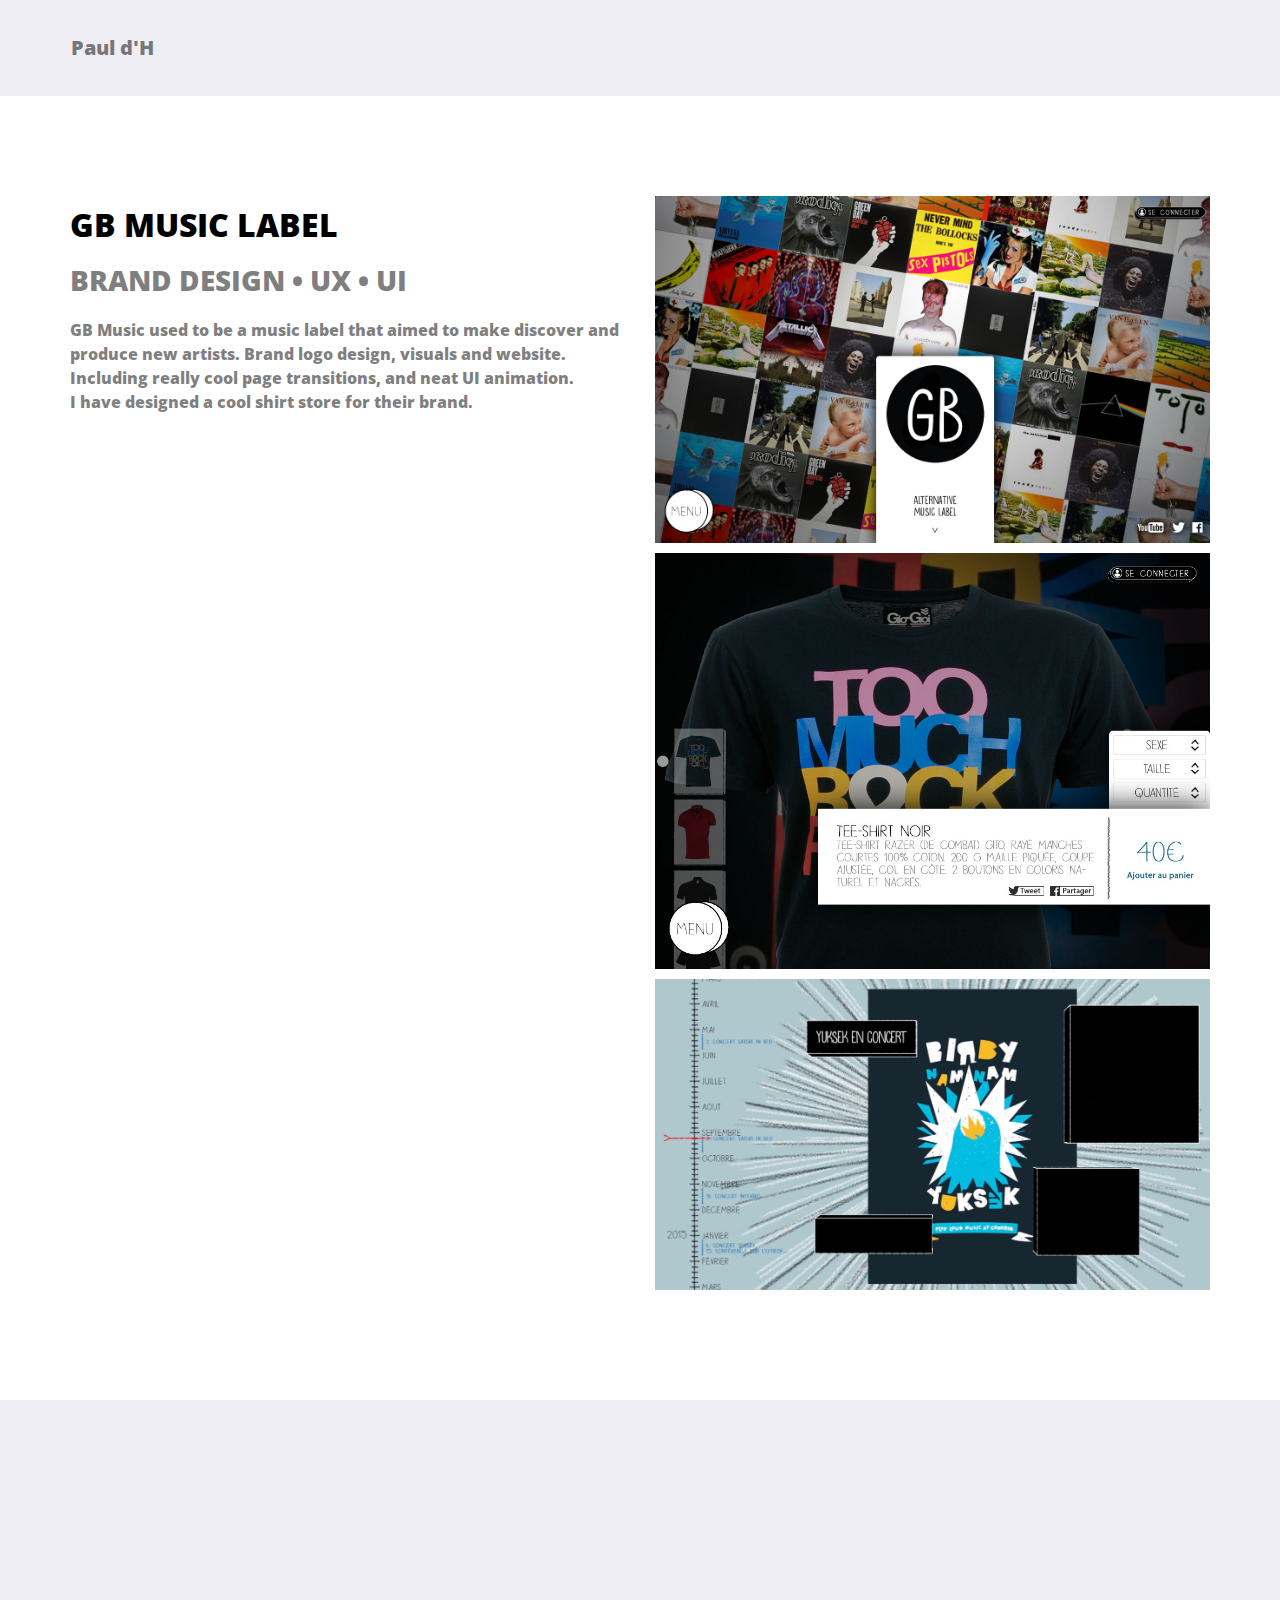
<file: gbmusiclabel.html>
<!doctype html>
<html>
<head>
    <meta charset="utf-8">
    <meta name="keywords" content="">
    <meta name="description" content="">
    <meta name="viewport" content="width=device-width, initial-scale=1.0, viewport-fit=cover">
    <link rel="shortcut icon" type="image/png" href="favicon.png">
    
	<link rel="stylesheet" type="text/css" href="./css/bootstrap.min.css?6556">
	<link rel="stylesheet" type="text/css" href="style.css?5671">
	<link rel="stylesheet" type="text/css" href="./css/font-awesome.min.css">
	<link href='https://fonts.googleapis.com/css?family=Open+Sans:400,600,800,300&display=swap&subset=latin,latin-ext' rel='stylesheet' type='text/css'>
    <title>Webair-1</title>


    
<!-- Analytics -->

<!-- Analytics END -->
    
</head>
<body>
<!-- Main container -->
<div class="page-container">
    
<!-- bloc-0 -->
<div class="bloc l-bloc" id="bloc-0">
	<div class="container bloc-sm">
		<div class="row">
			<div class="col">
				<nav class="navbar navbar-light row navbar-expand-md" role="navigation">
					<a class="navbar-brand" href="https://dherbemp.github.io/website">Paul d'H</a>
					<div class="navbar-content-area d-block col-12 col-md-3 order-lg-2 col-lg-2 offset-lg-9">
						<div class="row">
							<div class="col-4 text-center col-lg-4 offset-lg-2 align-self-end">
							</div>
							<div class="col-4 text-right col-lg-4 offset-lg-0 align-self-start bloc-bloc-0-margin-bottom">
							</div>
						</div>
					</div>
				</nav>
			</div>
		</div>
	</div>
</div>
<!-- bloc-0 END -->

<!-- bloc-5 -->
<div class="bloc bgc-white" id="bloc-5">
	<div class="container bloc-lg">
		<div class="row">
			<div class="col-md-6 order-md-1">
				<div>
					<a href="#" data-lightbox="img/Accueil%201680x1050.jpg?timestamp=1598474679202" data-gallery-id="gallery-1"><img src="img/lazyload-ph.png" data-src="img/Accueil%201680x1050.jpg" class="img-fluid mg-sm lazyload" alt="placeholder image-sq" /></a><a href="#" data-lightbox="img/Index%20-%20boutique%201024x768%20copie.jpg" data-gallery-id="gallery-1"><img src="img/lazyload-ph.png" data-src="img/Index%20-%20boutique%201024x768%20copie.jpg" class="img-fluid mg-sm lazyload" alt="placeholder image-sq" /></a><a href="#" data-lightbox="img/event.png" data-gallery-id="gallery-1"><img src="img/lazyload-ph.png" data-src="img/event.png" class="img-fluid mg-sm lazyload" alt="placeholder image" /></a>
				</div>
			</div>
			<div class="col-md-6 align-self-start">
				<h2 class="mg-md heading-2">
					GB Music Label
				</h2>
				<h3 class="mg-md">
					BRAND DESIGN • UX • UI
				</h3>
				<p>
					GB Music used to be a music label that aimed to make discover and produce new artists. Brand logo design, visuals and website. Including really cool page transitions, and neat UI animation.<br>I have designed a cool shirt store for their brand.<br>
				</p>
			</div>
		</div>
	</div>
</div>
<!-- bloc-5 END -->

<!-- ScrollToTop Button -->
<a class="bloc-button btn btn-d scrollToTop" onclick="scrollToTarget('1',this)"><span class="fa fa-chevron-up"></span></a>
<!-- ScrollToTop Button END-->


<!-- bloc-4 -->
<div class="bloc l-bloc" id="bloc-4">
	<div class="container bloc-lg">
		<div class="row row-style">
			<div class="col-12 col-sm-4 col-lg-12 ">
			</div>
		</div>
	</div>
</div>
<!-- bloc-4 END -->

</div>
<!-- Main container END -->
    

<script src="./js/jquery-3.5.1.min.js?7688"></script>
<script src="./js/bootstrap.bundle.min.js?6134"></script>
<script src="./js/blocs.min.js?845"></script>
<script src="./js/jquery.touchSwipe.min.js" defer></script>
<script src="./js/lazysizes.min.js" defer></script>
<!-- Additional JS END -->



<!-- Preloader -->
<div id="page-loading-blocs-notifaction" class="page-preloader"></div>
<!-- Preloader END -->

</body>
</html>
</file>
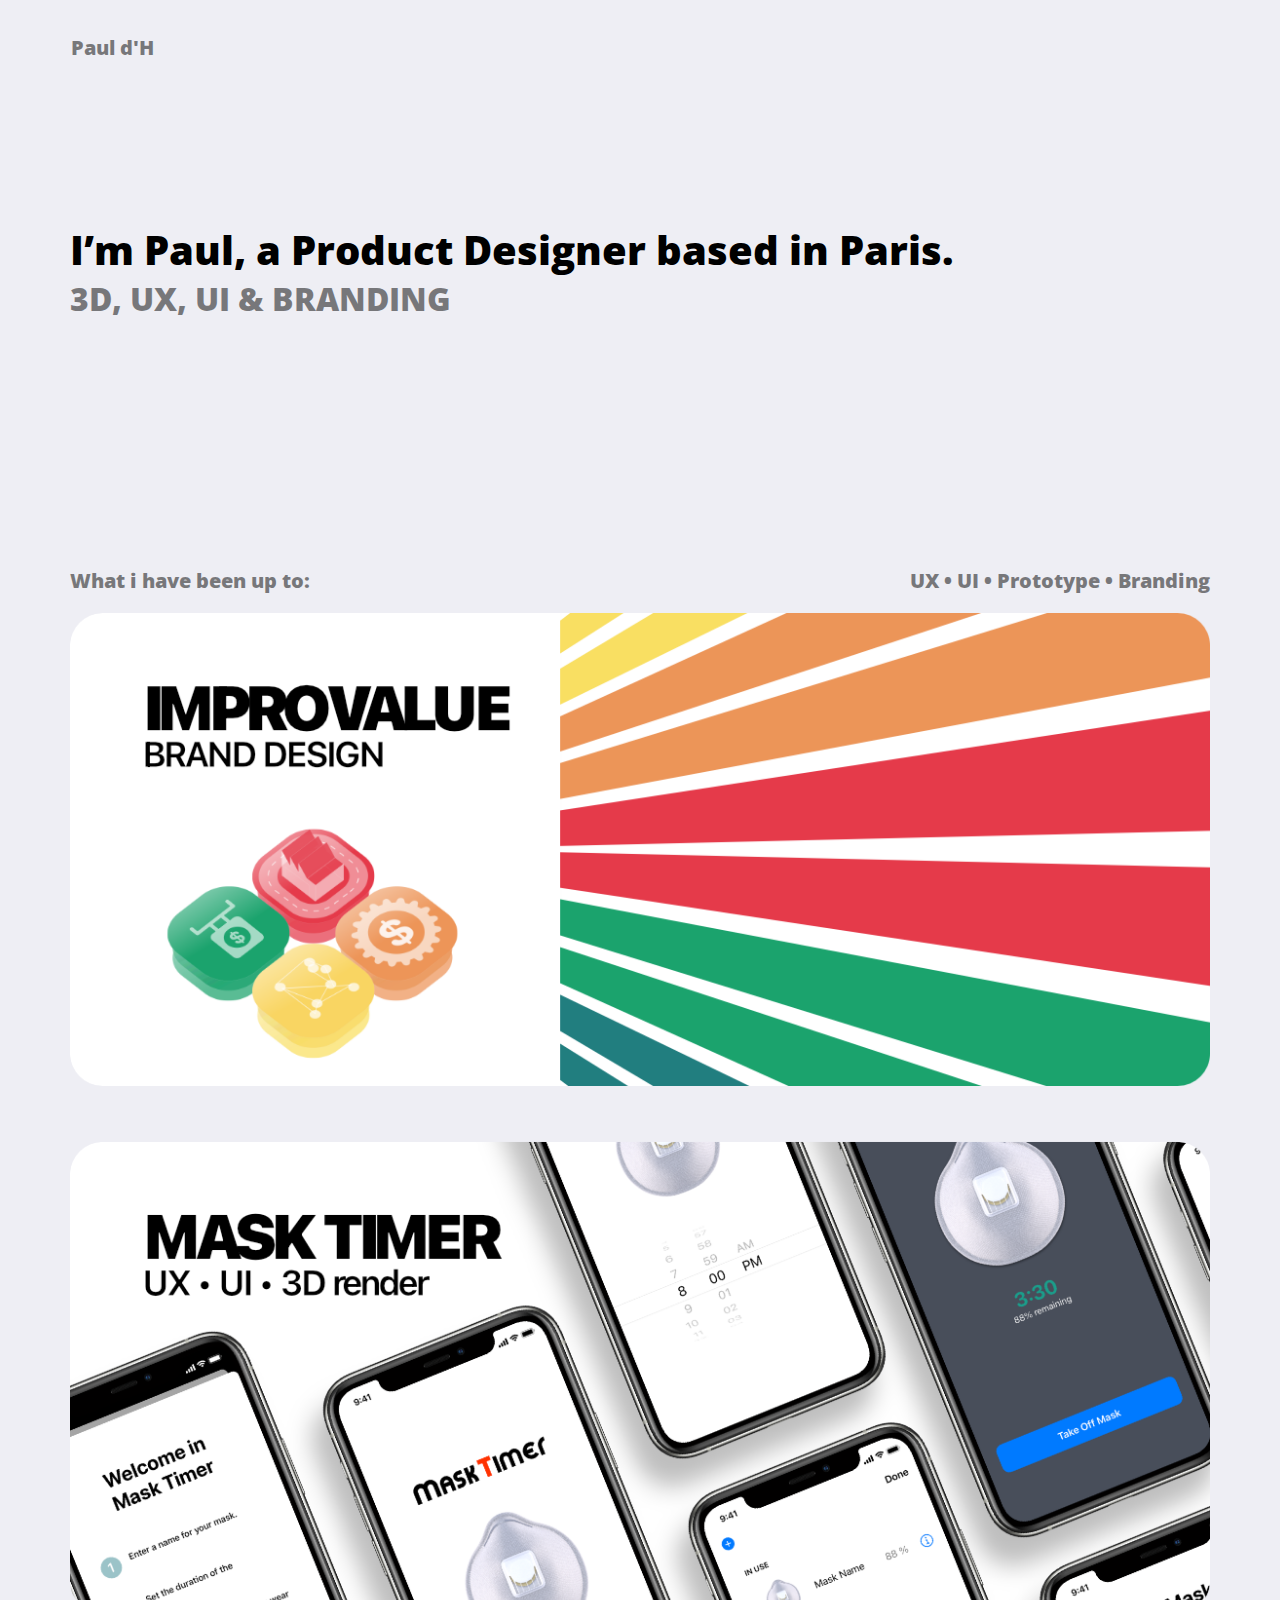
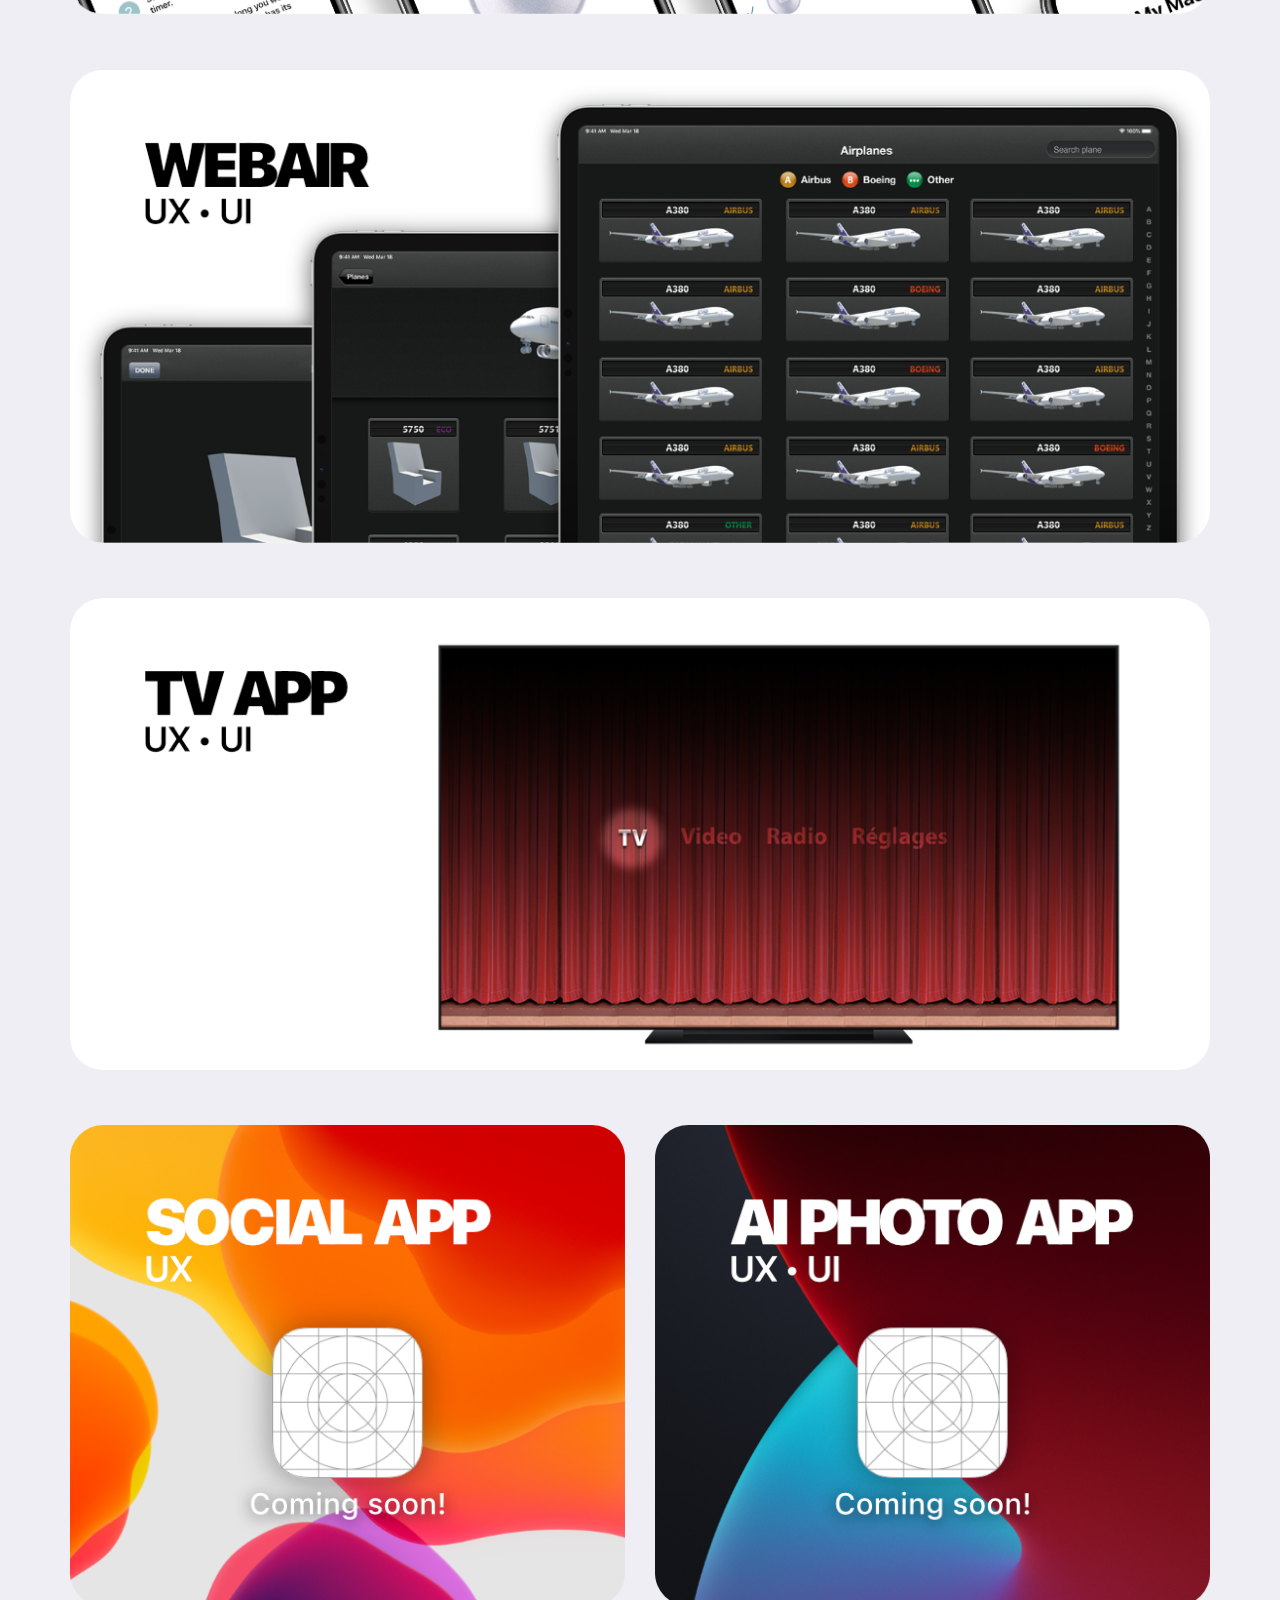
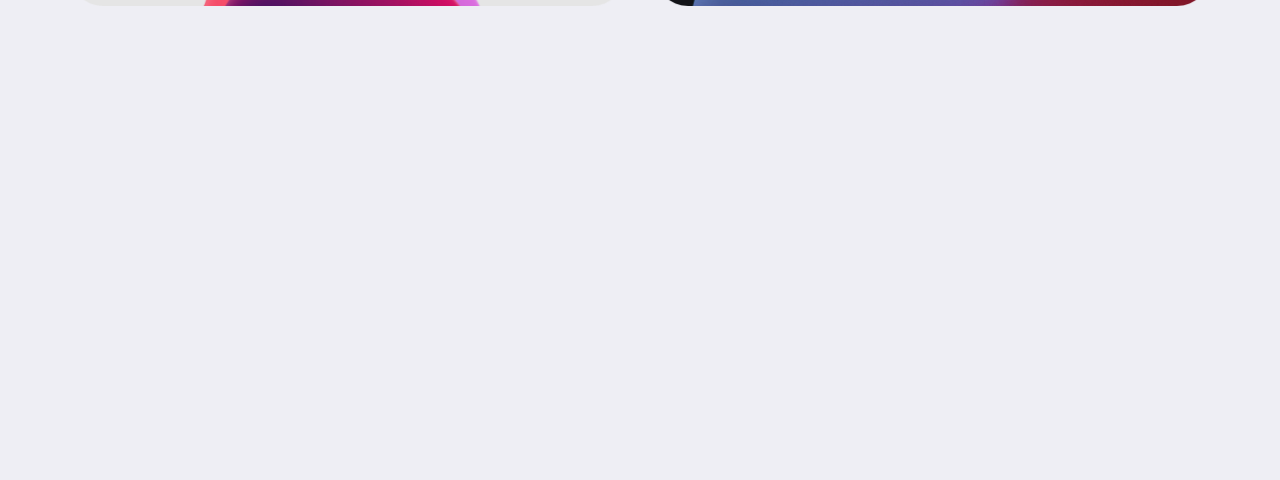
<file: Home.html>
<!doctype html>
<html>
<head>
    <meta charset="utf-8">
    <meta name="keywords" content="">
    <meta name="description" content="">
    <meta name="viewport" content="width=device-width, initial-scale=1.0, viewport-fit=cover">
    <link rel="shortcut icon" type="image/png" href="favicon.png">
    
	<link rel="stylesheet" type="text/css" href="./css/bootstrap.min.css?7791">
	<link rel="stylesheet" type="text/css" href="style.css?2432">
	<link rel="stylesheet" type="text/css" href="./css/font-awesome.min.css">
	<link href='https://fonts.googleapis.com/css?family=Open+Sans:400,600,800,300&display=swap&subset=latin,latin-ext' rel='stylesheet' type='text/css'>
    <title>Home</title>


    
<!-- Analytics -->

<!-- Analytics END -->
    
</head>
<body>
<!-- Main container -->
<div class="page-container">
    
<!-- bloc-0 -->
<div class="bloc l-bloc" id="bloc-0">
	<div class="container bloc-sm">
		<div class="row">
			<div class="col">
				<nav class="navbar navbar-light row navbar-expand-md" role="navigation">
					<a class="navbar-brand" href="https://dherbemp.github.io/website">Paul d'H</a>
					<div class="navbar-content-area d-block col-12 col-md-3 order-lg-2 col-lg-2 offset-lg-9">
						<div class="row">
							<div class="col-4 text-center col-lg-4 offset-lg-2 align-self-end">
							</div>
							<div class="col-4 text-right col-lg-4 offset-lg-0 align-self-start bloc-bloc-0-margin-bottom">
							</div>
						</div>
					</div>
				</nav>
			</div>
		</div>
	</div>
</div>
<!-- bloc-0 END -->

<!-- intro -->
<div class="bloc l-bloc" id="intro">
	<div class="container bloc-md">
		<div class="row row-intro-margin-top">
			<div class="col-12 bloc-margin-top">
				<h1 class="mg-clear mx-auto d-block text-md-center text-sm-center text-center text-lg-left bio">
					I&rsquo;m Paul, a Product Designer&nbsp;based in Paris.
				</h1>
				<h2 class="h4-style mg-md text-center text-lg-left">
					3D, UX, UI &amp; BRANDING<br>
				</h2>
			</div>
		</div>
	</div>
</div>
<!-- intro END -->

<!-- been -->
<div class="bloc l-bloc" id="been">
	<div class="container ">
		<div class="row">
			<div class="col">
				<h5 class="mg-md">
					What i have been up to:
				</h5>
			</div>
			<div class="col">
				<h5 class="mg-md text-lg-right">
					UX • UI • Prototype • Branding
				</h5>
			</div>
		</div>
	</div>
</div>
<!-- been END -->

<!-- portfolio -->
<div class="bloc l-bloc" id="portfolio">
	<div class="container ">
		<div class="row">
			<div class="col bloc-margin-bottom">
				<a href="improvalue.html"><img src="img/lazyload-ph.png" data-src="img/Improvalue.png" class="img-fluid img-margin-left float-lg-none lazyload" alt="Improvalue" srcset="img/Improvalue@2x.png 2x" data-placement="left" data-toggle="tooltip" title="Improvalue is an operational consulting firm specializing in cost management and economic performance.  I have helped them build an all-new visual language for their website, and marketing presentations." /></a>
			</div>
		</div>
		<div class="row">
			<div class="col bloc-margin-bottom">
				<a href="masktimer.html"><img src="img/lazyload-ph.png" data-src="img/Mask%20Timer.png" class="img-fluid d-block img-margin-left lazyload" alt="Improvalue" srcset="img/Mask%20Timer@2x.png 2x" data-placement="left" data-toggle="tooltip" title="Mask Timer is a little app that allows you to browse your masks. I setup all the flow, build the prototype in Origami, and render the Mask in 3D." /></a>
			</div>
		</div>
		<div class="row">
			<div class="col bloc-margin-bottom">
				<a href="webair.html"><img src="img/lazyload-ph.png" data-src="img/Webair.png" class="img-fluid d-block img-margin-left lazyload" alt="Improvalue" srcset="img/Webair@2x.png 2x" data-placement="left" data-toggle="tooltip" title="Webair targeted seat changes process for airplanes. I did combine the 3D render capabilities of the iPad, and make the user experience intuitive and so neat to use, and see the plane in 3D." /></a>
			</div>
		</div>
		<div class="row">
			<div class="col bloc-margin-bottom">
				<a href="tvapp.html"><img src="img/lazyload-ph.png" data-src="img/FREEBOX.png" class="img-fluid d-block img-margin-left lazyload" alt="Improvalue" srcset="img/FREEBOX@2x.png 2x" data-placement="left" data-toggle="tooltip" title="Ressearch made in for a TV app interface. I came up with minimalistic UX, and really theatral UI to emphasise the experience. " /></a>
			</div>
		</div>
		<div class="row">
			<div class="bloc-margin-bottom col">
				<a href="socialapp.html"><img src="img/lazyload-ph.png" data-src="img/SOCIALAPP.png" class="img-fluid mx-auto d-block lazyload" alt="placeholder image" srcset="img/SOCIALAPP@2x.png 2x" data-placement="left" data-toggle="tooltip" title="An innovative social app from a new californian startup. App under development, more to come…" /></a>
			</div>
			<div class="col bloc-margin-bottom">
				<a href="photoapp.html"><img src="img/lazyload-ph.png" data-src="img/PHOTOAPP.png" class="img-fluid mx-auto d-block lazyload" alt="placeholder image" srcset="img/PHOTOAPP@2x.png 2x" data-placement="left" data-toggle="tooltip" title="An innovative photo app from a new californian startup that combine AI, and photography. App under development, more to come…" /></a>
			</div>
		</div>
		<div class="row">
			<div class="col bloc-margin-bottom">
				<a href="gbmusiclabel.html"><img src="img/lazyload-ph.png" data-src="img/GB%20MUSIC.png" class="img-fluid d-block img-margin-left lazyload" alt="Improvalue" srcset="img/GB%20MUSIC@2x.png 2x" data-placement="left" data-toggle="tooltip" title="GB Music used to be a music label that aimed to make discover and produce new artists. I designed their Brand logo and all their visual, and their website. " /></a>
			</div>
		</div>
		<div class="row">
			<div class="col bloc-margin-bottom">
				<a href="3d.html"><img src="img/lazyload-ph.png" data-src="img/ILM.png" class="img-fluid d-block img-margin-left lazyload" alt="Improvalue" srcset="img/ILM@2x.png 2x" data-placement="left" data-toggle="tooltip" title="I have been working as a digital artist on many movies for ILM (Disney)" /></a>
			</div>
		</div>
		<div class="row">
			<div class="col bloc-margin-bottom">
				<a href="3d.html"><img src="img/lazyload-ph.png" data-src="img/MPC.png" class="img-fluid d-block img-margin-left lazyload" alt="Improvalue" srcset="img/MPC@2x.png 2x" data-placement="left" data-toggle="tooltip" title="I have been working as a digital artist on many movies for MPC (Technicolor)" /></a>
			</div>
		</div>
		<div class="row">
			<div class="col bloc-margin-bottom">
				<a href="3d.html"><img src="img/lazyload-ph.png" data-src="img/Method%20Studios.png" class="img-fluid d-block img-margin-left lazyload" alt="Improvalue" srcset="img/Method%20Studios@2x.png 2x" data-placement="left" data-toggle="tooltip" title="I have been working as a digital artist on many movies for Method Studios" /></a>
			</div>
		</div>
	</div>
</div>
<!-- portfolio END -->

<!-- ScrollToTop Button -->
<a class="bloc-button btn btn-d scrollToTop" onclick="scrollToTarget('1',this)"><span class="fa fa-chevron-up"></span></a>
<!-- ScrollToTop Button END-->


<!-- bloc-4 -->
<div class="bloc l-bloc" id="bloc-4">
	<div class="container bloc-lg">
		<div class="row row-style">
			<div class="col-12 col-sm-4 col-lg-12 ">
			</div>
		</div>
	</div>
</div>
<!-- bloc-4 END -->

</div>
<!-- Main container END -->
    

<script src="./js/jquery-3.5.1.min.js?7688"></script>
<script src="./js/bootstrap.bundle.min.js?6134"></script>
<script src="./js/blocs.min.js?845"></script>
<script src="./js/lazysizes.min.js" defer></script>
<!-- Additional JS END -->



<!-- Preloader -->
<div id="page-loading-blocs-notifaction" class="page-preloader"></div>
<!-- Preloader END -->

</body>
</html>
</file>
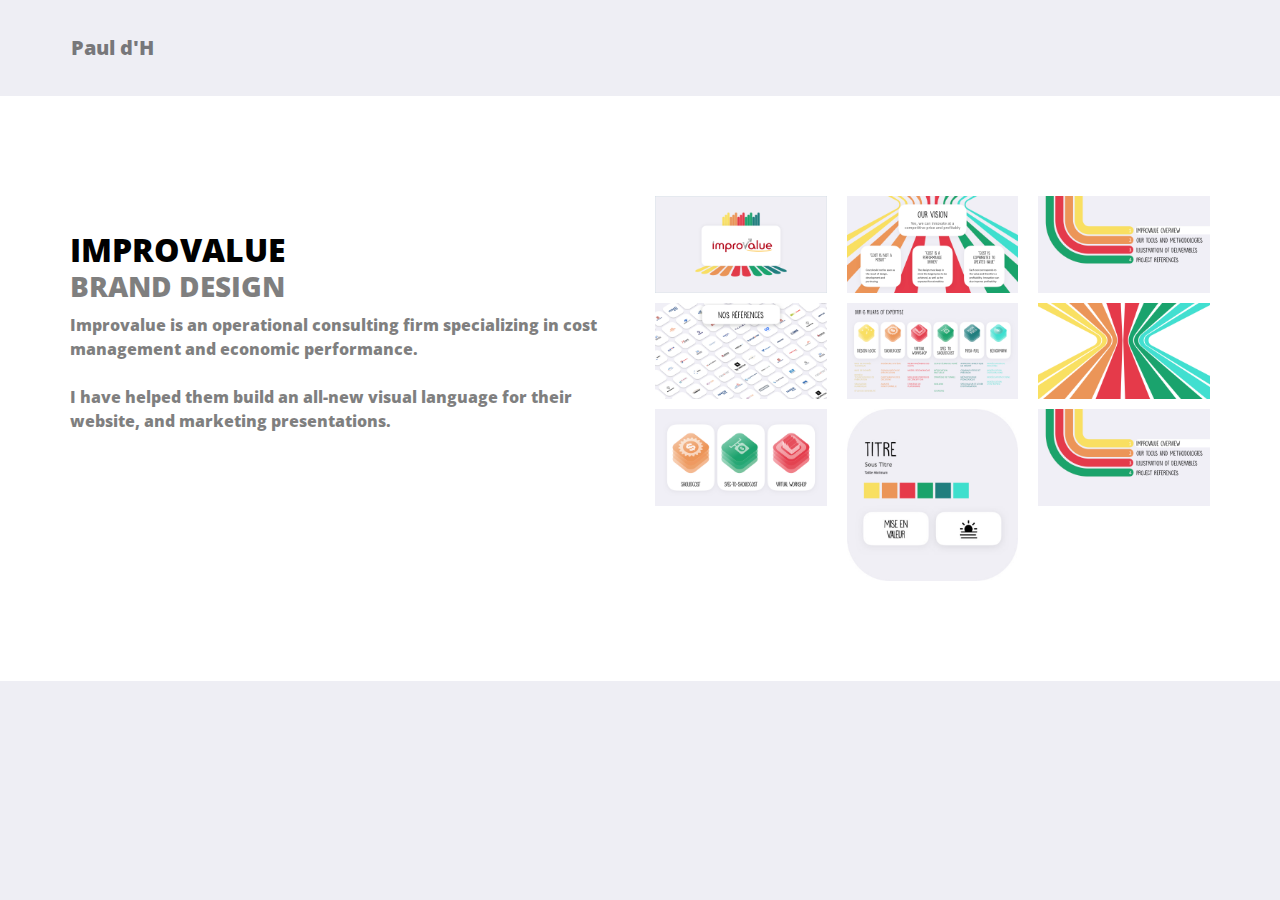
<file: improvalue.html>
<!doctype html>
<html>
<head>
    <meta charset="utf-8">
    <meta name="keywords" content="">
    <meta name="description" content="">
    <meta name="viewport" content="width=device-width, initial-scale=1.0, viewport-fit=cover">
    <link rel="shortcut icon" type="image/png" href="favicon.png">
    
	<link rel="stylesheet" type="text/css" href="./css/bootstrap.min.css?4608">
	<link rel="stylesheet" type="text/css" href="style.css?8332">
	<link rel="stylesheet" type="text/css" href="./css/font-awesome.min.css">
	<link href='https://fonts.googleapis.com/css?family=Open+Sans:400,600,800,300&display=swap&subset=latin,latin-ext' rel='stylesheet' type='text/css'>
    <title>Improvalue</title>


    
<!-- Analytics -->

<!-- Analytics END -->
    
</head>
<body>
<!-- Main container -->
<div class="page-container">
    
<!-- bloc-0 -->
<div class="bloc l-bloc" id="bloc-0">
	<div class="container bloc-sm">
		<div class="row">
			<div class="col">
				<nav class="navbar navbar-light row navbar-expand-md" role="navigation">
					<a class="navbar-brand" href="https://dherbemp.github.io/website">Paul d'H</a>
					<div class="navbar-content-area d-block col-12 col-md-3 order-lg-2 col-lg-2 offset-lg-9">
						<div class="row">
							<div class="col-4 text-center col-lg-4 offset-lg-2 align-self-end">
							</div>
							<div class="col-4 text-right col-lg-4 offset-lg-0 align-self-start bloc-bloc-0-margin-bottom">
							</div>
						</div>
					</div>
				</nav>
			</div>
		</div>
	</div>
</div>
<!-- bloc-0 END -->

<!-- bloc-5 -->
<div class="bloc bgc-white l-bloc" id="bloc-5">
	<div class="container bloc-lg">
		<div class="row">
			<div class="col-md-6 order-md-1">
				<div class="card-columns">
					<a href="#" data-lightbox="img/Accueil.jpg?timestamp=1598458954193" data-gallery-id="gallery-1"><img src="img/lazyload-ph.png" data-src="img/Accueil.jpg" class="img-fluid mg-sm lazyload" srcset="img/Accueil.jpg 2x" alt="Accueil" /></a><a href="#" data-lightbox="img/New%20-%20copie%204.016.jpeg?timestamp=1598458954205" data-gallery-id="gallery-1"><img src="img/lazyload-ph.png" data-src="img/New%20-%20copie%204.016.jpeg" class="img-fluid mg-sm lazyload" srcset="img/New%20-%20copie%204.004.jpeg 2x" alt="New%20 %20copie%204.016.jpeg" /></a><a href="#" data-lightbox="img/New.012.jpeg?timestamp=1598458954192" data-gallery-id="gallery-1"><img src="img/lazyload-ph.png" data-src="img/New.012.jpeg" class="img-fluid mg-sm lazyload" srcset="img/New.012.jpeg 2x" alt="New.012.jpeg" /></a><a href="#" data-lightbox="img/New%20-%20copie%204.004.jpeg?timestamp=1598458954205" data-gallery-id="gallery-1"><img src="img/lazyload-ph.png" data-src="img/New%20-%20copie%204.004.jpeg" class="img-fluid mg-sm lazyload" alt="New%20 %20copie%204.004.jpeg" /></a><a href="#" data-lightbox="img/New%20-%20copie%204.020.jpeg?timestamp=1598458954205" data-gallery-id="gallery-1"><img src="img/lazyload-ph.png" data-src="img/New%20-%20copie%204.020.jpeg" class="img-fluid mg-sm lazyload" srcset="img/New%20-%20copie%204.020.jpeg 2x" alt="New%20 %20copie%204.020.jpeg" /></a><a href="#" data-lightbox="img/MainImprovalue.jpg?timestamp=1598458954193" data-gallery-id="gallery-1"><img src="img/lazyload-ph.png" data-src="img/MainImprovalue.jpg" class="img-fluid mg-sm mx-auto d-block lazyload" alt="MainImprovalue" /></a><a href="#" data-lightbox="img/New%20-%20copie%204.011.jpeg?timestamp=1598458954206" data-gallery-id="gallery-1"><img src="img/lazyload-ph.png" data-src="img/New%20-%20copie%204.011.jpeg" class="img-fluid mg-sm lazyload" alt="New%20 %20copie%204.011.jpeg" /></a><a href="#" data-lightbox="img/Sans%20titre.jpg?timestamp=1598458954205" data-gallery-id="gallery-1"><img src="img/lazyload-ph.png" data-src="img/Sans%20titre.jpg" class="img-fluid mg-sm lazyload" alt="Sans%20titre" /></a><a href="#" data-lightbox="img/New%20-%20copie%204.011.jpeg?timestamp=1598458954206" data-gallery-id="gallery-1"><img src="img/lazyload-ph.png" data-src="img/New%20-%20copie%204.011.jpeg" class="img-fluid mg-sm lazyload" alt="New%20 %20copie%204.011.jpeg" /></a>
				</div>
			</div>
			<div class="col-md-6 align-self-center">
				<h2 class="heading-2 mg-clear">
					Improvalue
				</h2>
				<h3 class="mg-clear">
					BRAND DESIGN
				</h3>
				<p class="mg-lg">
					Improvalue is an operational consulting firm specializing in cost management and economic performance.<br><br>I have helped them build an all-new visual language for their website, and marketing presentations.<br><br><br><br>
				</p>
			</div>
		</div>
	</div>
</div>
<!-- bloc-5 END -->

<!-- ScrollToTop Button -->
<a class="bloc-button btn btn-d scrollToTop" onclick="scrollToTarget('1',this)"><span class="fa fa-chevron-up"></span></a>
<!-- ScrollToTop Button END-->


<!-- bloc-4 -->
<div class="bloc l-bloc" id="bloc-4">
	<div class="container bloc-lg">
		<div class="row row-style">
			<div class="col-12 col-sm-4 col-lg-12 ">
			</div>
		</div>
	</div>
</div>
<!-- bloc-4 END -->

</div>
<!-- Main container END -->
    

<script src="./js/jquery-3.5.1.min.js?7688"></script>
<script src="./js/bootstrap.bundle.min.js?6134"></script>
<script src="./js/blocs.min.js?845"></script>
<script src="./js/jquery.touchSwipe.min.js" defer></script>
<script src="./js/lazysizes.min.js" defer></script>
<!-- Additional JS END -->



<!-- Preloader -->
<div id="page-loading-blocs-notifaction" class="page-preloader"></div>
<!-- Preloader END -->

</body>
</html>
</file>
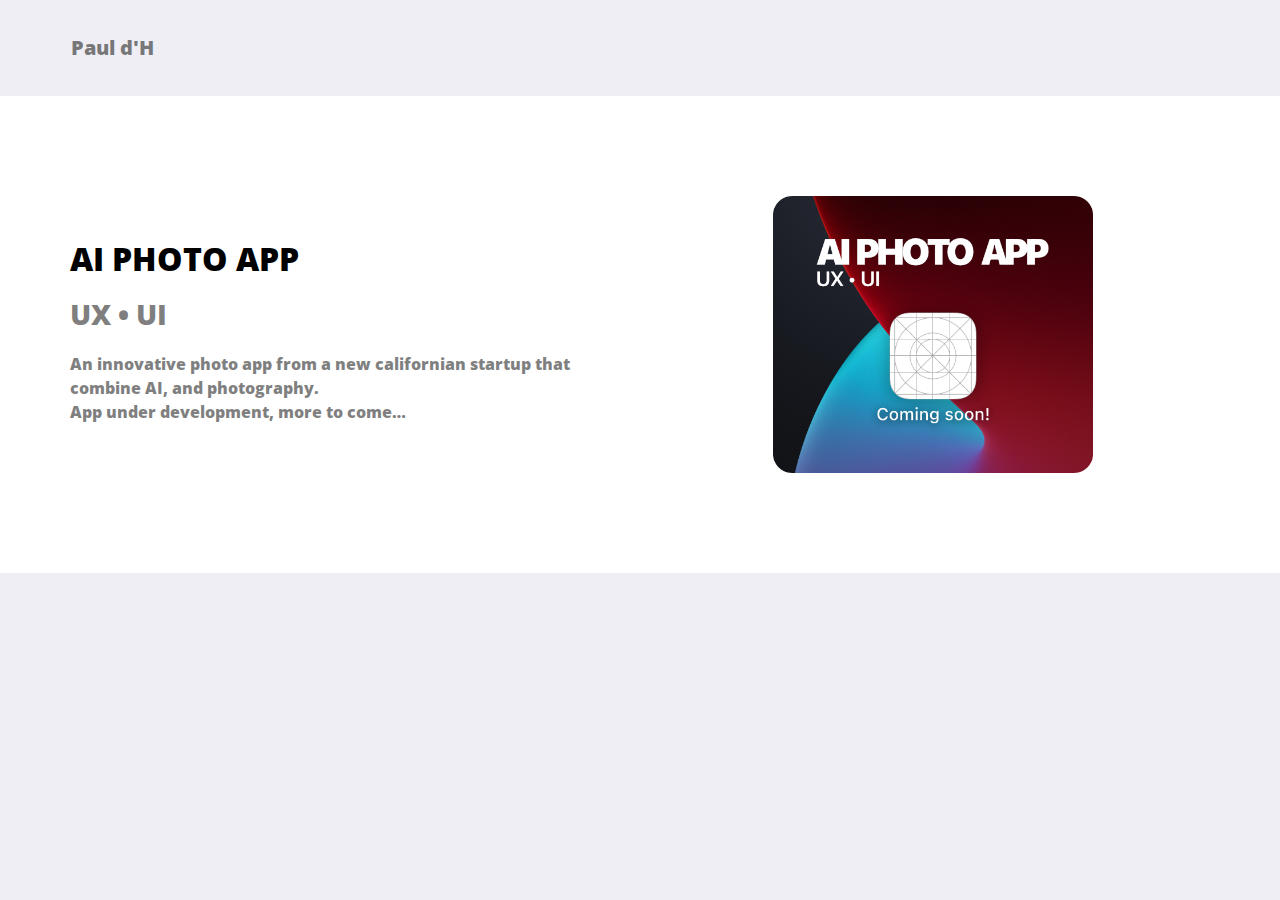
<file: photoapp.html>
<!doctype html>
<html>
<head>
    <meta charset="utf-8">
    <meta name="keywords" content="">
    <meta name="description" content="">
    <meta name="viewport" content="width=device-width, initial-scale=1.0, viewport-fit=cover">
    <link rel="shortcut icon" type="image/png" href="favicon.png">
    
	<link rel="stylesheet" type="text/css" href="./css/bootstrap.min.css?3637">
	<link rel="stylesheet" type="text/css" href="style.css?4777">
	<link rel="stylesheet" type="text/css" href="./css/font-awesome.min.css">
	<link href='https://fonts.googleapis.com/css?family=Open+Sans:400,600,800,300&display=swap&subset=latin,latin-ext' rel='stylesheet' type='text/css'>
    <title>3D-1</title>


    
<!-- Analytics -->

<!-- Analytics END -->
    
</head>
<body>
<!-- Main container -->
<div class="page-container">
    
<!-- bloc-0 -->
<div class="bloc l-bloc" id="bloc-0">
	<div class="container bloc-sm">
		<div class="row">
			<div class="col">
				<nav class="navbar navbar-light row navbar-expand-md" role="navigation">
					<a class="navbar-brand" href="https://dherbemp.github.io/website">Paul d'H</a>
					<div class="navbar-content-area d-block col-12 col-md-3 order-lg-2 col-lg-2 offset-lg-9">
						<div class="row">
							<div class="col-4 text-center col-lg-4 offset-lg-2 align-self-end">
							</div>
							<div class="col-4 text-right col-lg-4 offset-lg-0 align-self-start bloc-bloc-0-margin-bottom">
							</div>
						</div>
					</div>
				</nav>
			</div>
		</div>
	</div>
</div>
<!-- bloc-0 END -->

<!-- bloc-12 -->
<div class="bloc bgc-white" id="bloc-12">
	<div class="container bloc-lg">
		<div class="row">
			<div class="col-md-6 order-md-1">
				<img src="img/lazyload-ph.png" data-src="img/PHOTOAPP.png" class="img-fluid mx-auto d-block img-style lazyload" srcset="img/PHOTOAPP@2x.png 2x" alt="PHOTOAPP" />
			</div>
			<div class="col-md-6 align-self-center">
				<h2 class="mg-md heading-2">
					AI photo app
				</h2>
				<h3 class="mg-md">
					UX • UI
				</h3>
				<p>
					An innovative photo app from a new californian startup that combine AI, and photography.<br>App under development, more to come…
				</p>
			</div>
		</div>
	</div>
</div>
<!-- bloc-12 END -->

<!-- ScrollToTop Button -->
<a class="bloc-button btn btn-d scrollToTop" onclick="scrollToTarget('1',this)"><span class="fa fa-chevron-up"></span></a>
<!-- ScrollToTop Button END-->


<!-- bloc-4 -->
<div class="bloc l-bloc" id="bloc-4">
	<div class="container bloc-lg">
		<div class="row row-style">
			<div class="col-12 col-sm-4 col-lg-12 ">
			</div>
		</div>
	</div>
</div>
<!-- bloc-4 END -->

</div>
<!-- Main container END -->
    

<script src="./js/jquery-3.5.1.min.js?7688"></script>
<script src="./js/bootstrap.bundle.min.js?6134"></script>
<script src="./js/blocs.min.js?845"></script>
<script src="./js/lazysizes.min.js" defer></script>
<!-- Additional JS END -->



<!-- Preloader -->
<div id="page-loading-blocs-notifaction" class="page-preloader"></div>
<!-- Preloader END -->

</body>
</html>
</file>
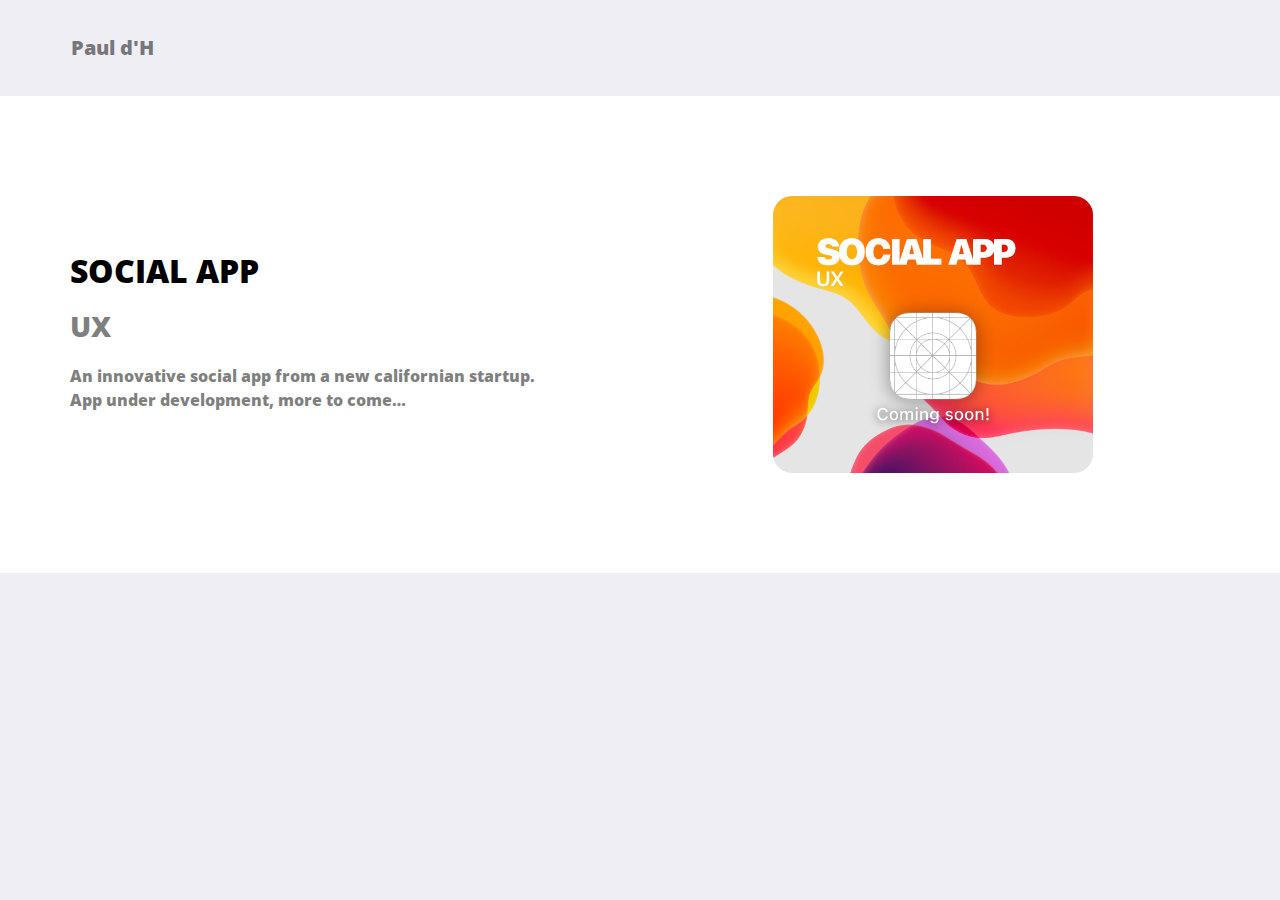
<file: socialapp.html>
<!doctype html>
<html>
<head>
    <meta charset="utf-8">
    <meta name="keywords" content="">
    <meta name="description" content="">
    <meta name="viewport" content="width=device-width, initial-scale=1.0, viewport-fit=cover">
    <link rel="shortcut icon" type="image/png" href="favicon.png">
    
	<link rel="stylesheet" type="text/css" href="./css/bootstrap.min.css?9530">
	<link rel="stylesheet" type="text/css" href="style.css?7623">
	<link rel="stylesheet" type="text/css" href="./css/font-awesome.min.css">
	<link href='https://fonts.googleapis.com/css?family=Open+Sans:400,600,800,300&display=swap&subset=latin,latin-ext' rel='stylesheet' type='text/css'>
    <title>socialapp</title>


    
<!-- Analytics -->

<!-- Analytics END -->
    
</head>
<body>
<!-- Main container -->
<div class="page-container">
    
<!-- bloc-0 -->
<div class="bloc l-bloc" id="bloc-0">
	<div class="container bloc-sm">
		<div class="row">
			<div class="col">
				<nav class="navbar navbar-light row navbar-expand-md" role="navigation">
					<a class="navbar-brand" href="https://dherbemp.github.io/website">Paul d'H</a>
					<div class="navbar-content-area d-block col-12 col-md-3 order-lg-2 col-lg-2 offset-lg-9">
						<div class="row">
							<div class="col-4 text-center col-lg-4 offset-lg-2 align-self-end">
							</div>
							<div class="col-4 text-right col-lg-4 offset-lg-0 align-self-start bloc-bloc-0-margin-bottom">
							</div>
						</div>
					</div>
				</nav>
			</div>
		</div>
	</div>
</div>
<!-- bloc-0 END -->

<!-- bloc-5 -->
<div class="bloc bgc-white" id="bloc-5">
	<div class="container bloc-lg">
		<div class="row">
			<div class="col-md-6 order-md-1">
				<img src="img/lazyload-ph.png" data-src="img/SOCIALAPP.png" class="img-fluid mx-auto d-block img-sociala-style lazyload" srcset="img/SOCIALAPP@2x.png 2x" alt="SOCIALAPP@2x" />
			</div>
			<div class="col-md-6 align-self-center">
				<h2 class="mg-md heading-2">
					Social app
				</h2>
				<h3 class="mg-md">
					UX
				</h3>
				<p>
					An innovative social app from a new californian startup.<br>App under development, more to come…
				</p>
			</div>
		</div>
	</div>
</div>
<!-- bloc-5 END -->

<!-- ScrollToTop Button -->
<a class="bloc-button btn btn-d scrollToTop" onclick="scrollToTarget('1',this)"><span class="fa fa-chevron-up"></span></a>
<!-- ScrollToTop Button END-->


<!-- bloc-4 -->
<div class="bloc l-bloc" id="bloc-4">
	<div class="container bloc-lg">
		<div class="row row-style">
			<div class="col-12 col-sm-4 col-lg-12 ">
			</div>
		</div>
	</div>
</div>
<!-- bloc-4 END -->

</div>
<!-- Main container END -->
    

<script src="./js/jquery-3.5.1.min.js?7688"></script>
<script src="./js/bootstrap.bundle.min.js?6134"></script>
<script src="./js/blocs.min.js?845"></script>
<script src="./js/lazysizes.min.js" defer></script>
<!-- Additional JS END -->



<!-- Preloader -->
<div id="page-loading-blocs-notifaction" class="page-preloader"></div>
<!-- Preloader END -->

</body>
</html>
</file>
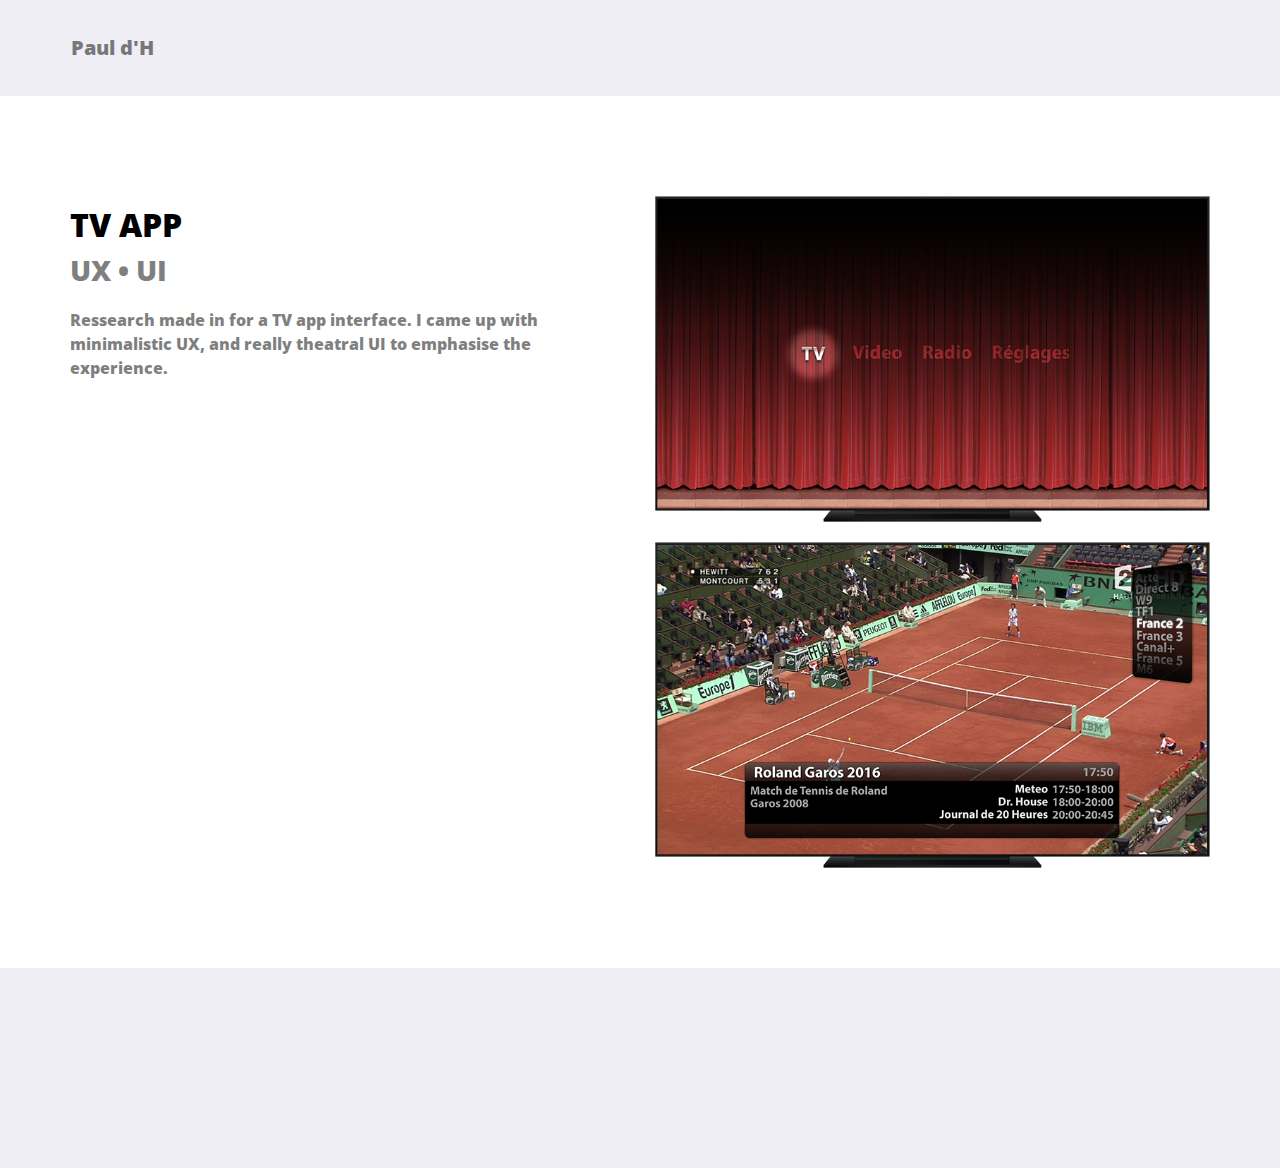
<file: tvapp.html>
<!doctype html>
<html>
<head>
    <meta charset="utf-8">
    <meta name="keywords" content="">
    <meta name="description" content="">
    <meta name="viewport" content="width=device-width, initial-scale=1.0, viewport-fit=cover">
    <link rel="shortcut icon" type="image/png" href="favicon.png">
    
	<link rel="stylesheet" type="text/css" href="./css/bootstrap.min.css?7032">
	<link rel="stylesheet" type="text/css" href="style.css?4548">
	<link rel="stylesheet" type="text/css" href="./css/font-awesome.min.css">
	<link href='https://fonts.googleapis.com/css?family=Open+Sans:400,600,800,300&display=swap&subset=latin,latin-ext' rel='stylesheet' type='text/css'>
    <title>Improvalue-1</title>


    
<!-- Analytics -->

<!-- Analytics END -->
    
</head>
<body>
<!-- Main container -->
<div class="page-container">
    
<!-- bloc-0 -->
<div class="bloc l-bloc" id="bloc-0">
	<div class="container bloc-sm">
		<div class="row">
			<div class="col">
				<nav class="navbar navbar-light row navbar-expand-md" role="navigation">
					<a class="navbar-brand" href="https://dherbemp.github.io/website">Paul d'H</a>
					<div class="navbar-content-area d-block col-12 col-md-3 order-lg-2 col-lg-2 offset-lg-9">
						<div class="row">
							<div class="col-4 text-center col-lg-4 offset-lg-2 align-self-end">
							</div>
							<div class="col-4 text-right col-lg-4 offset-lg-0 align-self-start bloc-bloc-0-margin-bottom">
							</div>
						</div>
					</div>
				</nav>
			</div>
		</div>
	</div>
</div>
<!-- bloc-0 END -->

<!-- bloc-10 -->
<div class="bloc bgc-white" id="bloc-10">
	<div class="container bloc-lg">
		<div class="row">
			<div class="col-md-6 order-md-1">
				<div class="text-lg-left">
					<img src="img/lazyload-ph.png" data-src="img/Home.png" class="img-fluid mx-auto d-block img-margin-bottom lazyload" alt="Home" /><img src="img/lazyload-ph.png" data-src="img/Live%20copy.png" class="img-fluid mx-auto d-block lazyload" alt="Live%20copy" />
				</div>
			</div>
			<div class="col-md-6 bloc-bloc-10-margin-top align-self-start">
				<h2 class="heading-2 mg-sm">
					Tv app
				</h2>
				<h3 class="mg-md">
					UX • UI
				</h3>
				<p>
					Ressearch made in for a TV app interface. I came up with minimalistic UX, and really theatral UI to emphasise the experience.&nbsp;
				</p>
			</div>
		</div>
	</div>
</div>
<!-- bloc-10 END -->

<!-- ScrollToTop Button -->
<a class="bloc-button btn btn-d scrollToTop" onclick="scrollToTarget('1',this)"><span class="fa fa-chevron-up"></span></a>
<!-- ScrollToTop Button END-->


<!-- bloc-4 -->
<div class="bloc l-bloc" id="bloc-4">
	<div class="container bloc-lg">
		<div class="row row-style">
			<div class="col-12 col-sm-4 col-lg-12 ">
			</div>
		</div>
	</div>
</div>
<!-- bloc-4 END -->

</div>
<!-- Main container END -->
    

<script src="./js/jquery-3.5.1.min.js?7688"></script>
<script src="./js/bootstrap.bundle.min.js?6134"></script>
<script src="./js/blocs.min.js?845"></script>
<script src="./js/lazysizes.min.js" defer></script>
<!-- Additional JS END -->



<!-- Preloader -->
<div id="page-loading-blocs-notifaction" class="page-preloader"></div>
<!-- Preloader END -->

</body>
</html>
</file>
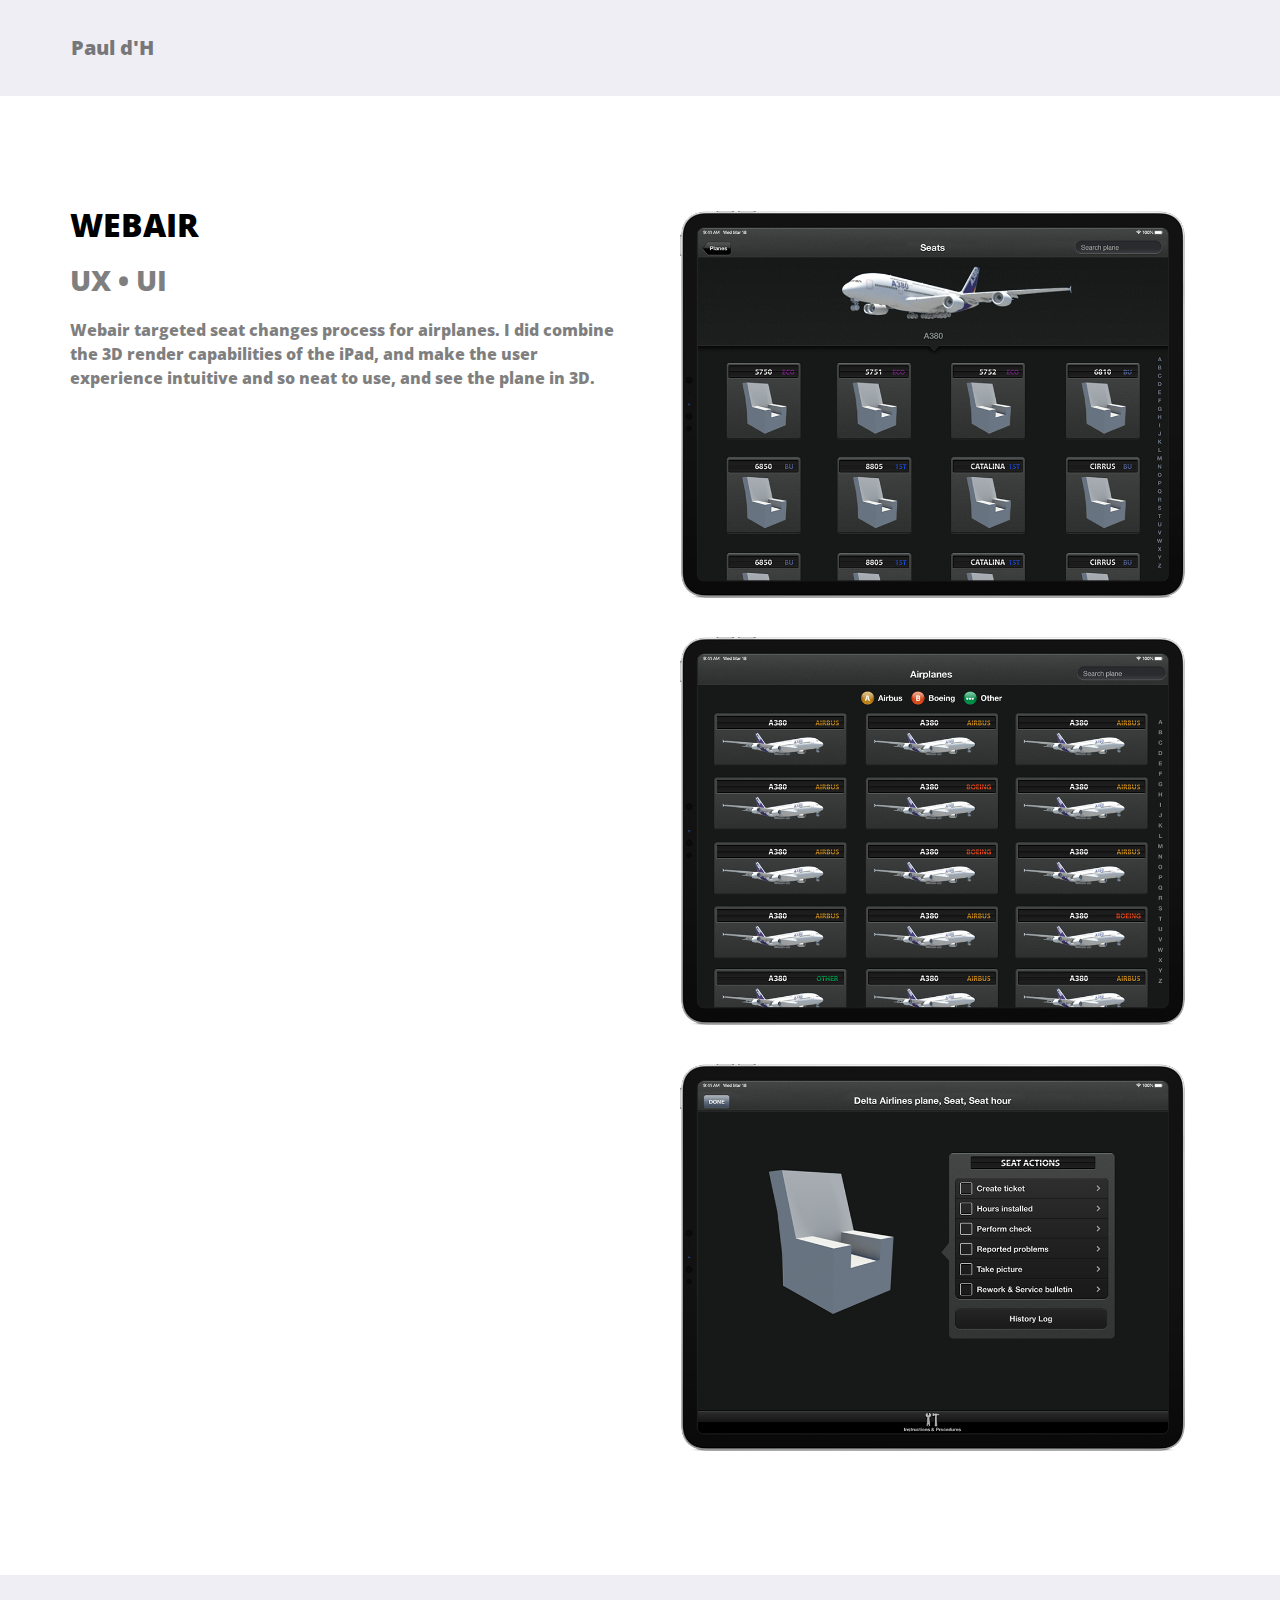
<file: webair.html>
<!doctype html>
<html>
<head>
    <meta charset="utf-8">
    <meta name="keywords" content="">
    <meta name="description" content="">
    <meta name="viewport" content="width=device-width, initial-scale=1.0, viewport-fit=cover">
    <link rel="shortcut icon" type="image/png" href="favicon.png">
    
	<link rel="stylesheet" type="text/css" href="./css/bootstrap.min.css?9699">
	<link rel="stylesheet" type="text/css" href="style.css?5331">
	<link rel="stylesheet" type="text/css" href="./css/font-awesome.min.css">
	<link href='https://fonts.googleapis.com/css?family=Open+Sans:400,600,800,300&display=swap&subset=latin,latin-ext' rel='stylesheet' type='text/css'>
    <title>Tvapp-1</title>


    
<!-- Analytics -->

<!-- Analytics END -->
    
</head>
<body>
<!-- Main container -->
<div class="page-container">
    
<!-- bloc-0 -->
<div class="bloc l-bloc" id="bloc-0">
	<div class="container bloc-sm">
		<div class="row">
			<div class="col">
				<nav class="navbar navbar-light row navbar-expand-md" role="navigation">
					<a class="navbar-brand" href="https://dherbemp.github.io/website">Paul d'H</a>
					<div class="navbar-content-area d-block col-12 col-md-3 order-lg-2 col-lg-2 offset-lg-9">
						<div class="row">
							<div class="col-4 text-center col-lg-4 offset-lg-2 align-self-end">
							</div>
							<div class="col-4 text-right col-lg-4 offset-lg-0 align-self-start bloc-bloc-0-margin-bottom">
							</div>
						</div>
					</div>
				</nav>
			</div>
		</div>
	</div>
</div>
<!-- bloc-0 END -->

<!-- bloc-12 -->
<div class="bloc bgc-white" id="bloc-12">
	<div class="container bloc-lg">
		<div class="row">
			<div class="col-md-6 order-md-1">
				<div>
					<img src="img/lazyload-ph.png" data-src="img/Screen2.png" class="img-fluid mg-sm lazyload" alt="Screen1" />
				</div>
				<div>
					<img src="img/lazyload-ph.png" data-src="img/Screen1.png" class="img-fluid mg-sm lazyload" alt="Screen1" />
				</div>
				<div>
					<img src="img/lazyload-ph.png" data-src="img/Screen3.png" class="img-fluid mg-sm lazyload" alt="Screen2" />
				</div>
			</div>
			<div class="col-md-6 align-self-start">
				<h2 class="mg-md heading-2">
					Webair
				</h2>
				<h3 class="mg-md">
					UX • UI
				</h3>
				<p>
					Webair targeted seat changes process for airplanes. I did combine the 3D render capabilities of the iPad, and make the user experience intuitive and so neat to use, and see the plane in 3D.
				</p>
			</div>
		</div>
	</div>
</div>
<!-- bloc-12 END -->

<!-- ScrollToTop Button -->
<a class="bloc-button btn btn-d scrollToTop" onclick="scrollToTarget('1',this)"><span class="fa fa-chevron-up"></span></a>
<!-- ScrollToTop Button END-->


<!-- bloc-4 -->
<div class="bloc l-bloc" id="bloc-4">
	<div class="container bloc-lg">
		<div class="row row-style">
			<div class="col-12 col-sm-4 col-lg-12 ">
			</div>
		</div>
	</div>
</div>
<!-- bloc-4 END -->

</div>
<!-- Main container END -->
    

<script src="./js/jquery-3.5.1.min.js?7688"></script>
<script src="./js/bootstrap.bundle.min.js?6134"></script>
<script src="./js/blocs.min.js?845"></script>
<script src="./js/lazysizes.min.js" defer></script>
<!-- Additional JS END -->



<!-- Preloader -->
<div id="page-loading-blocs-notifaction" class="page-preloader"></div>
<!-- Preloader END -->

</body>
</html>
</file>
<file: style.css>
/*-----------------------------------------------------------------------------------
	    My Site v09
        Built with Blocs
-----------------------------------------------------------------------------------*/
 
body{
	margin:0;
	padding:0;
    background:#EEEEF4;
    overflow-x:hidden;
    -webkit-font-smoothing: antialiased;
    -moz-osx-font-smoothing: grayscale;
}
.page-container{overflow-x:hidden;} /* Prevents unwanted scroll space when scroll FX used. */
a,button{transition: background .3s ease-in-out;outline: none!important;} /* Prevent ugly blue glow on chrome and safari */
a:hover{text-decoration: none; cursor:pointer;}


/* Preloader */

.page-preloader{position: fixed;top: 0;bottom: 0;width: 100%;z-index:100000;background:#FFFFFF url("img/pageload-spinner.gif") no-repeat center center;}

/* = Blocs
-------------------------------------------------------------- */

.bloc{
	width:100%;
	clear:both;
	background: 50% 50% no-repeat;
	padding:0 50px;
	-webkit-background-size: cover;
	-moz-background-size: cover;
	-o-background-size: cover;
	background-size: cover;
	position:relative;
	display:flex;
}
.bloc .container{
	padding-left:0;
	padding-right:0;
}


/* Sizes */

.bloc-lg{
	padding:100px 50px;
}
.bloc-md{
	padding:50px;
}
.bloc-sm{
	padding:20px 50px;
}


/* Light theme */

.d-bloc .card,.l-bloc{
	color:rgba(0,0,0,.5);
}
.d-bloc .card button:hover,.l-bloc button:hover{
	color:rgba(0,0,0,.7);
}
.l-bloc .icon-round,.l-bloc .icon-square,.l-bloc .icon-rounded,.l-bloc .icon-semi-rounded-a,.l-bloc .icon-semi-rounded-b{
	border-color:rgba(0,0,0,.7);
}
.d-bloc .card .divider-h span,.l-bloc .divider-h span{
	border-color:rgba(0,0,0,.1);
}
.d-bloc .card .a-btn,.l-bloc .a-btn,.l-bloc .navbar a,.l-bloc a .icon-sm, .l-bloc a .icon-md, .l-bloc a .icon-lg, .l-bloc a .icon-xl, .l-bloc h1 a, .l-bloc h2 a, .l-bloc h3 a, .l-bloc h4 a, .l-bloc h5 a, .l-bloc h6 a, .l-bloc p a{
	color:rgba(0,0,0,.6);
}
.d-bloc .card .a-btn:hover,.l-bloc .a-btn:hover,.l-bloc .navbar a:hover, .l-bloc a:hover .icon-sm, .l-bloc a:hover .icon-md, .l-bloc a:hover .icon-lg, .l-bloc a:hover .icon-xl, .l-bloc h1 a:hover, .l-bloc h2 a:hover, .l-bloc h3 a:hover, .l-bloc h4 a:hover, .l-bloc h5 a:hover, .l-bloc h6 a:hover, .l-bloc p a:hover{
	color:rgba(0,0,0,1);
}
.l-bloc .navbar-toggle .icon-bar{
	color:rgba(0,0,0,.6);
}
.d-bloc .card .btn-wire,.d-bloc .card .btn-wire:hover,.l-bloc .btn-wire,.l-bloc .btn-wire:hover{
	color:rgba(0,0,0,.7);
	border-color:rgba(0,0,0,.3);
}

/* Row Margin Offsets */

.voffset{
	margin-top:30px;
}


/* = NavBar
-------------------------------------------------------------- */

.hero .hero-nav{
	padding-left:inherit;
	padding-right:inherit;
}
/* Handle Multi Level Navigation */.navbar-light .navbar-nav .nav-link {
	color: rgb(64, 64, 64);
}
.btco-menu li > a {
	padding: 10px 15px;
	color: #000;
}
.btco-menu .active a:focus,.btco-menu li a:focus ,.navbar > .show > a:focus{
	background: transparent;
	outline: 0;
}
.dropdown-menu .show > .dropdown-toggle::after{
	transform: rotate(-90deg);
}

/* = Bric adjustment margins
-------------------------------------------------------------- */

.mg-clear{
	margin:0;
}
.mg-sm{
	margin-top:10px;
	margin-bottom:5px;
}
.mg-md{
	margin-top:10px;
	margin-bottom:20px;
}
.mg-lg{
	margin-top:10px;
	margin-bottom:40px;
}
img.mg-sm,img.mg-md,img.mg-lg{
	margin-top: 0;
}
img.mg-sm{
	margin-bottom:10px;
}
img.mg-md{
	margin-bottom:30px;
}
img.mg-lg{
	margin-bottom:50px;
}

/* = Buttons
-------------------------------------------------------------- */

.btn-d,.btn-d:hover,.btn-d:focus{
	color:#FFF;
	background:rgba(0,0,0,.3);
}

/* Prevent ugly blue glow on chrome and safari */
button{
	outline: none!important;
}






.card-sq, .card-sq .card-header, .card-sq .card-footer{
	border-radius:0;
}
.card-rd{
	border-radius:30px;
}
.card-rd .card-header{
	border-radius:29px 29px 0 0;
}
.card-rd .card-footer{
	border-radius:0 0 29px 29px;
}



/* Additional Aspect Ratios */

.embed-responsive-4by3{
	padding-bottom:75%}.embed-responsive-4by4{
	padding-bottom:100%}.embed-responsive-9by16{
	padding-bottom:106.25%}

/* ScrollToTop button */

.scrollToTop{
	width:40px;
	height:40px;
	position:fixed;
	bottom:20px;
	right:20px;
	opacity: 0;
	z-index: 500;
	transition: all .3s ease-in-out;
}
.scrollToTop span{
	margin-top: 6px;
}
.showScrollTop{
	font-size: 14px;
	opacity: 1;
}
/* = Lightbox
-------------------------------------------------------------- */

a[data-lightbox]{
	position: relative;
	display: block;
	text-align: center;
}
a[data-lightbox]:hover::before{
	content:"+";
	font-family: "HelveticaNeue-Light", "Helvetica Neue Light", "Helvetica Neue", Helvetica, Arial;
	font-size:32px;
	line-height: 42px;
	width:50px;
	height:50px;
	margin-left:-25px;
	border-radius: 50%;
	background:rgba(0,0,0,.6);
	color:#FFF;
	font-weight:100;
	z-index: 1;
	position: absolute;
	top: 50%;
	left: 50%;
	transform: translateY(-50%);
	-webkit-transform: translateY(-50%);
}
a[data-lightbox]:hover img{
	opacity: 0.6;
	-webkit-animation-fill-mode: none;
	animation-fill-mode:none;
}
.lightbox-caption{
	padding: 20px;
	color: #FFF;
	background: rgba(0,0,0,.5);
	position: absolute;
	left: 15px;
	right: 15px;
	bottom: 5px;
}
.close-lightbox{
	color:#FFF;
	font-size: 30px;
	position: absolute;
	top:20px;
	right:20px;
	z-index: 20;
	background:rgba(0,0,0,.5);
	border:none;
	line-height: 30px;
	padding:0 9px 5px;
	opacity: 0.3;
	border-radius:.25rem;
}
.close-lightbox:hover,.next-lightbox:hover, .prev-lightbox:hover{
	opacity: 1.0;
	color:#FFF;
}
.next-lightbox, .prev-lightbox{
	font-size:20px;
	color:rgba(255,255,255,.9);
	background:rgba(0,0,0,.5);
	transition: all .2s ease-in-out;
	position: absolute;
	top:45%;
	z-index:1;
	opacity: 0.4;
	border-radius:.25rem;
}
.next-lightbox{
	padding:6px 8px 1px 13px;
	right:25px;
}
.prev-lightbox{
	padding:6px 13px 1px 10px;
	left:25px;
}

/* = Custom Styling
-------------------------------------------------------------- */

h1,h2,h3,h4,h5,h6,p,label,.btn,a{
	font-family:"Open Sans";
	font-weight:800;
	color:rgba(0,0,0,0.50)!important;
}
.container{
	max-width:1140px;
}
.divider-padding{
	padding-top:88px;
	padding-bottom:88px;
}
.container-div-style{
	height:217px;
	margin-bottom:-31px;
}
.container-div-separator-1-style{
	height:150px;
}
.container-div-separator-2-style{
	height:131px;
}
.container-div-separator-3-style{
	height:151px;
}
.container-div-separator-4-style{
	height:152px;
}
.container-div-bloc-7-style{
	height:180px;
}
.row-margin-bottom{
	margin-bottom:49px;
}
.row-bloc-2-margin-bottom{
	margin-bottom:96px;
}
.row-bloc-4-margin-bottom{
	margin-bottom:124px;
}
.row-bloc-6-margin-bottom{
	margin-bottom:81px;
}
.row-bloc-8-margin-bottom{
	margin-bottom:71px;
}
.row-margin-top{
	margin-top:-38px;
	margin-bottom:114px;
}
.h4-style{
	line-height:30px;
}
.h5-style{
	width:100%;
}
h2{
}
.row-intro-margin-top{
	margin-top:80px;
	margin-bottom:175px;
}
.row-bg-studio-margin-top{
	margin-top:0px;
}
.bloc-margin-bottom{
	margin-bottom:50px;
}
.img-margin-left{
	margin-bottom:5px;
}
.heading-2{
	text-transform:uppercase;
	color:#000000!important;
}
.bio{
	color:#000000!important;
}
.bloc-bloc-7-margin-top{
	margin-top:0px;
}
.bloc-bloc-10-margin-top{
	margin-top:0px;
}
.img-margin-top{
	margin-top:47px;
}
.img-margin-bottom{
	margin-bottom:20px;
}
.bloc-bloc-0-margin-bottom{
	margin-bottom:3px;
}
.img-style{
	width:320px;
}
.img-sociala-style{
	width:320px;
}

/* = Colour
-------------------------------------------------------------- */

/* Background colour styles */

.bgc-white{
	background-color:#FFFFFF;
}

/* Bloc image backgrounds */




/* = Mobile adjustments 
-------------------------------------------------------------- */
@media (max-width: 1024px)
{
    .bloc{
        padding-left: 20px; 
        padding-right: 20px;  
    }
    .bloc.full-width-bloc, .bloc-tile-2.full-width-bloc .container, .bloc-tile-3.full-width-bloc .container, .bloc-tile-4.full-width-bloc .container{
        padding-left: 0; 
        padding-right: 0;  
    }
}
@media (max-width: 991px)
{
    .container{width:100%;}
    .page-container, #hero-bloc{overflow-x: hidden;position: relative;} /* Prevent unwanted side scroll on mobile */
    .bloc{padding-left: constant(safe-area-inset-left);padding-right: constant(safe-area-inset-right);} /* iPhone X Notch Support*/
    .bloc-group, .bloc-group .bloc{display:block;width:100%;}
}
@media (max-width: 767px)
{
    .page-container{
        overflow-x: hidden;
        position:relative;
    }
    .bloc-tile-2 .container, .bloc-tile-3 .container, .bloc-tile-4 .container{
        padding-left:0;padding-right:0;
    }
    .a-block{
        padding:0 10px;
    }
    .btn-dwn{
       display:none; 
    }
    .voffset{
        margin-top:5px;
    }
    .voffset-md{
        margin-top:20px;
    }
    .voffset-lg{
        margin-top:30px;
    }
    form{
        padding:5px;
    }
    .close-lightbox{
        display:inline-block;
    }
    .blocsapp-device-iphone5{
	   background-size: 216px 425px;
	   padding-top:60px;
	   width:216px;
	   height:425px;
    }
    .blocsapp-device-iphone5 img{
	   width: 180px;
	   height: 320px;
    }
}

@media (max-width: 991px){
	.mt-md-0{
	}
	.mt-md-4{
	}
	
}

@media (max-width: 767px){
	.text-right{
	}
	.text-left{
	}
	.text-center{
	}
	
}

@media (max-width: 575px){
	.h4-style{
		font-size:14px;
		line-height:20px;
	}
	.top-container{
	}
	.row-intro-margin-top{
		margin-top:104px;
	}
	.bg-studio-padding{
	}
	.bloc-padding{
	}
	.row-bg-studio-margin-top{
		margin-top:78px;
		margin-bottom:40px;
	}
	.row-margin-top{
		margin-bottom:40px;
	}
	.footer-link{
		text-align:center;
	}
	.mt-1{
	}
	
}
</file>
